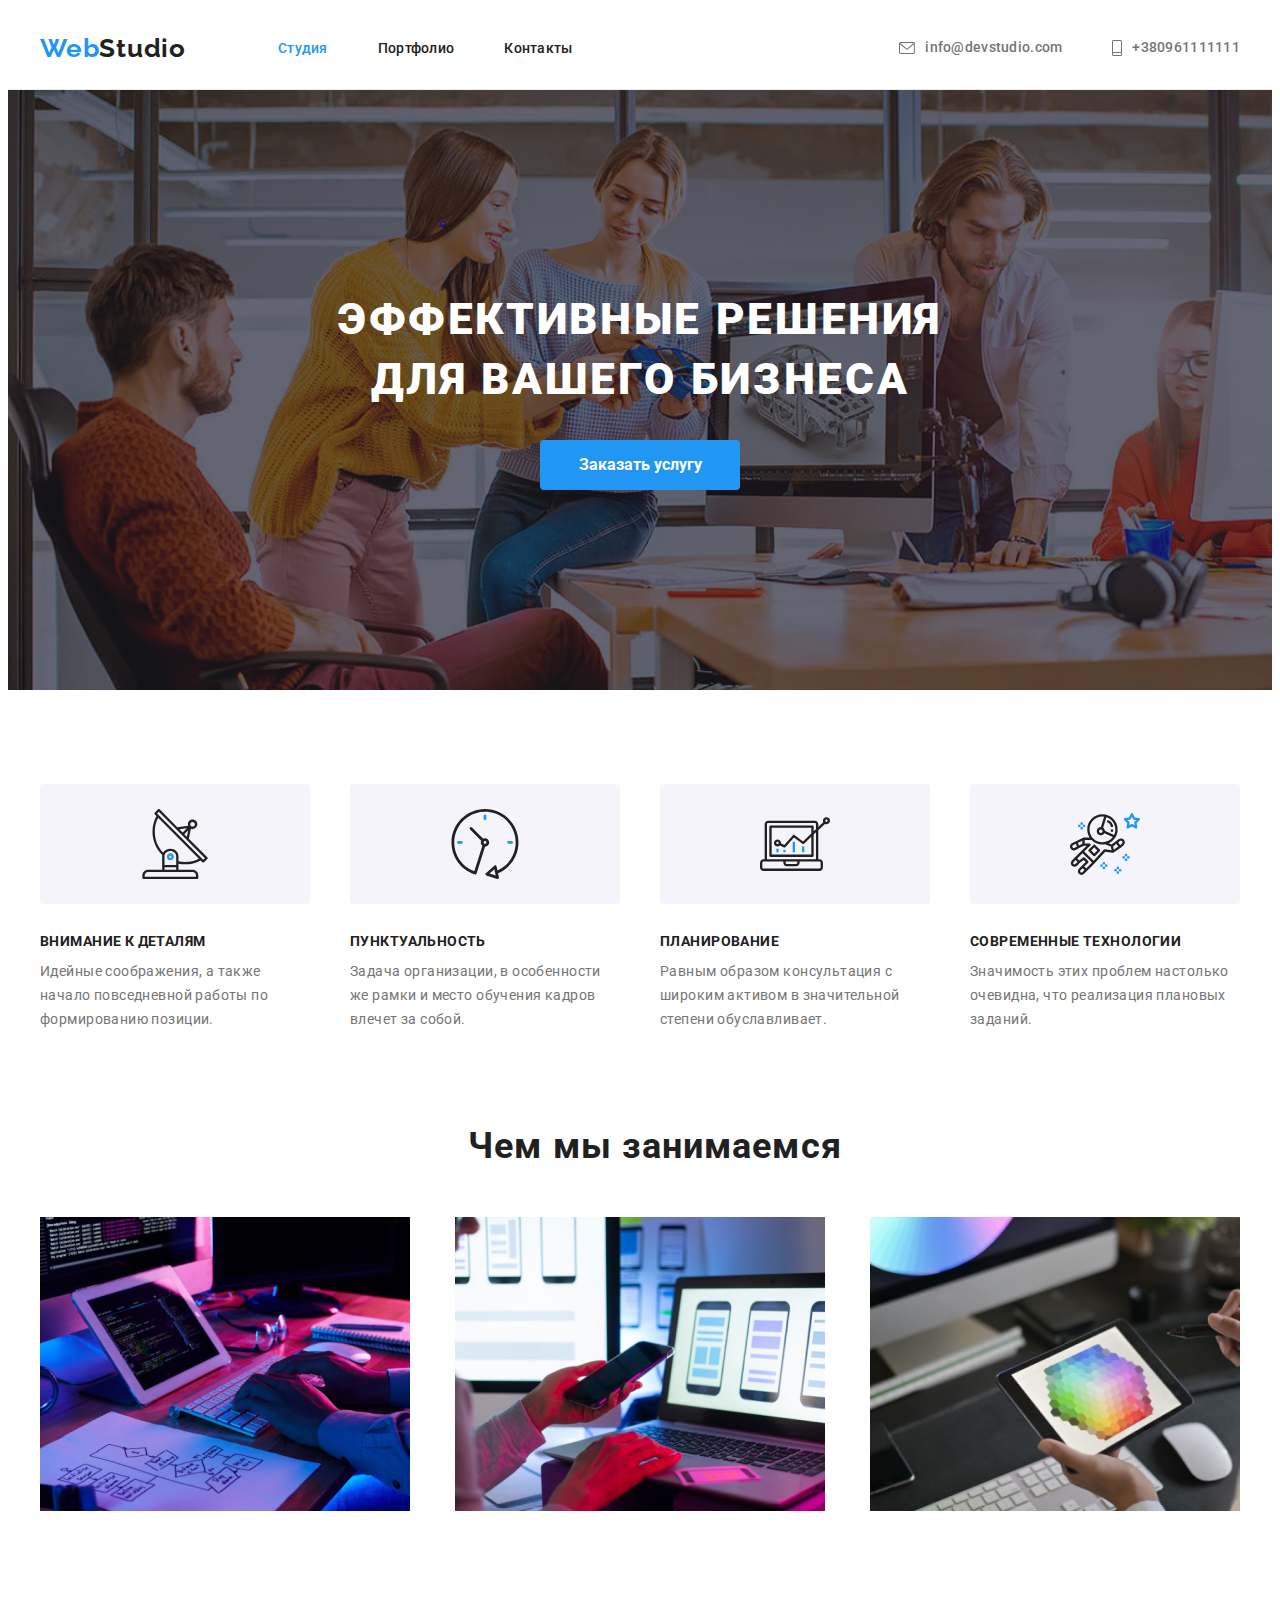
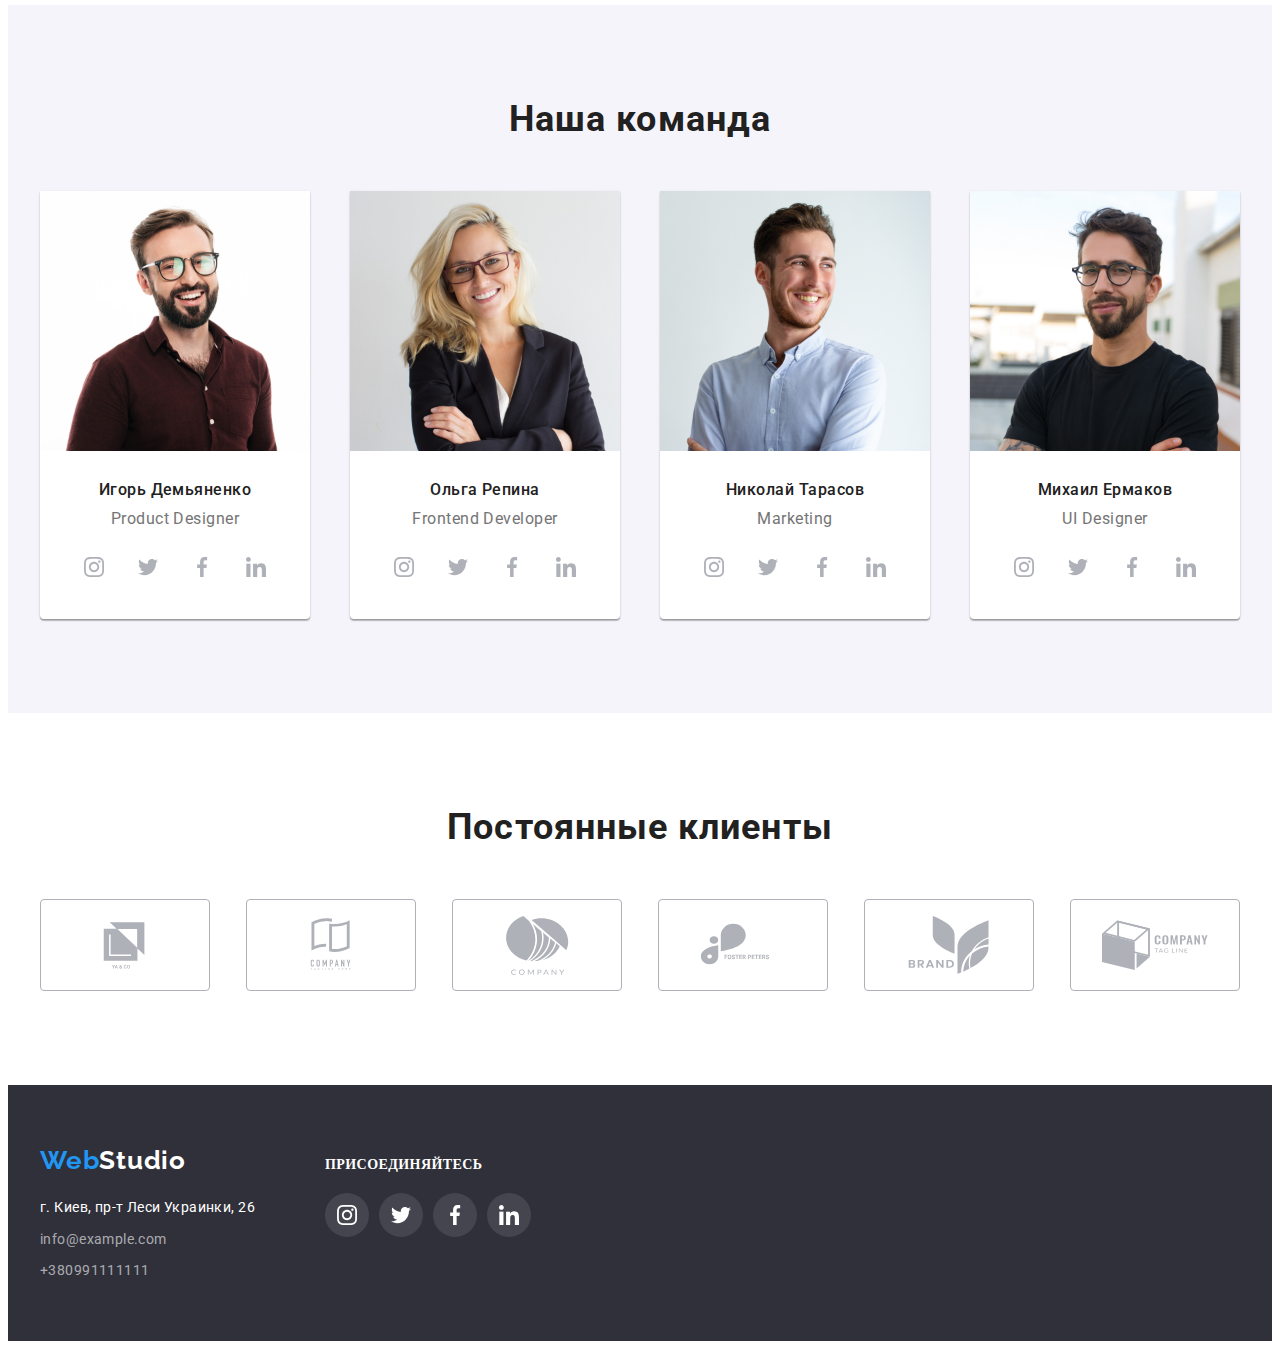
<file: index.html>
<!DOCTYPE html>
<html lang="ru">
<head>
    <meta charset="UTF-8">
    <meta http-equiv="X-UA-Compatible" content="IE=edge">
    <meta name="goit-markup-hw-01" content="width=device-width, initial-scale=1.0">
    <link rel="preconnect" href="https://fonts.googleapis.com">
    <link rel="preconnect" href="https://fonts.gstatic.com" crossorigin>
    <link href="https://fonts.googleapis.com/css2?family=Raleway:wght@700&family=Roboto:wght@400;500;700;900&display=swap"
        rel="stylesheet">
    <link rel="stylesheet" href="https://cdnjs.cloudflare.com/ajax/libs/modern-normalize/1.1.0/modern-normalize.min.css"
        integrity="sha512-wpPYUAdjBVSE4KJnH1VR1HeZfpl1ub8YT/NKx4PuQ5NmX2tKuGu6U/JRp5y+Y8XG2tV+wKQpNHVUX03MfMFn9Q=="
        crossorigin="anonymous" referrerpolicy="no-referrer" />
    <link rel="stylesheet" href="./css/styles.css">
    <style>
        a {
            text-decoration: none;
        }
    </style>
    <style>
        li{
             list-style-type:none;
        }
    </style>
    <title>Studio</title>
</head>
<body>
    <!-- Шапка сайта -->
    <header class="header">
        <div class="container header-container">
        <nav class="navigation">
            <a class="logo-header" href="./index.html" lang="en"><span class="logo-web">Web</span>Studio</a>
            
            <ul class="nav-list">
                <li class="nav-list-item nav">
                    <a href="./index.html" class="header-nav-link current">Студия</a>
                </li>
                <li class="nav-list-item">
                    <a href="./portfolio.html" class="header-nav-link">Портфолио</a>
                </li>
                <li class="nav-list-item">
                    <a href="" class="header-nav-link">Контакты</a>
                </li>
            </ul>
        </nav>
            <ul class="nav-list">
                <li class="nav-list-contact">
                    <a class="contacts-header contacts-mail" href="mailto:info@devstudio.com" >
                        <svg class="header-contacts-svg" width="16" height="12">
                            <use href="./images/sprite.svg#envelope"></use>
                        </svg>
                        info@devstudio.com</a>
                </li>
                <li class="nav-list-contact">
                    <a class="contacts-header contacts-tel" href="tel:+380961111111" >
                        <svg class="header-contacts-svg" width="10" height="16">
                            <use href="./images/sprite.svg#vector"></use>
                        </svg>
                        +380961111111</a>
                </li>
            </ul>
        </div>
        
    </header>
    <main>
        <!-- Герой -->
       
            <section class="hero">
                <div class="hero-container container">
                <h1 class="hero-titile">Эффективные решения<br>для вашего бизнеса</h1>
                <button class="button-hero" type="button">Заказать услугу</button>
                </div>
            </section>
        
        <!-- Преимущество -->
        <section class="advantage">
            <div class="container container-advantage">
            <ul class="advantage-list">
                <li class="advantage-list-item">
                    <div class="container-advantage-svg">
                        <svg class="adventage-svg" width="70" height="70">
                            <use href="./images/sprite.svg#antenna"></use>
                        </svg>
                    </div>
                        <h3 class="advantage-title">Внимание к деталям</h3>
                        <p class="advantage-paragraph">Идейные соображения, а также начало повседневной работы по формированию позиции.</p>
                </li>
                <li class="advantage-list-item">
                    <div class="container-advantage-svg">
                        <svg class="adventage-svg" width="70" height="70">
                            <use href="./images/sprite.svg#clock"></use>
                        </svg>
                    </div>
                        <h3 class="advantage-title">Пунктуальность</h3>
                        <p class="advantage-paragraph">Задача организации, в особенности же рамки и место обучения кадров влечет за собой.</p>
                </li>
                <li class="advantage-list-item">
                    <div class="container-advantage-svg">
                        <svg class="adventage-svg" width="70" height="70">
                            <use href="./images/sprite.svg#diagram" ></use>
                        </svg>
                    </div>
                        <h3 class="advantage-title">Планирование</h3>
                        <p class="advantage-paragraph">Равным образом консультация с широким активом в значительной степени обуславливает.</p>
                </li>
                <li class="advantage-list-item">
                    <div class="container-advantage-svg">
                        <svg class="adventage-svg" width="70" height="70">
                            <use href="./images/sprite.svg#astronaut" ></use>
                        </svg>
                    </div>
                        <h3 class="advantage-title">Современные технологии</h3>
                        <p class="advantage-paragraph">Значимость этих проблем настолько очевидна, что реализация плановых заданий.</p>
                </li>
            </ul>
             </div>
        </section>
        <section class="about section">
                <div class="container about-container">
                        <h2 class="about-title container">Чем мы занимаемся</h2>
            
                    <ul class="about-section-list">
                        <li class="about-section-item">
                            <img src="./images/work-pk.jpg" alt="Фото работы">
                        </li>
                        <li class="about-section-item">
                            <img src="./images/work-phone.jpg" alt="Фото работы">
                        </li>
                        <li class="about-section-item">
                            <img src="./images/work-style.jpg" alt="Фото работы"">
                        </li>
                    </ul>
                </div>
            </div>
        </section>
        <!-- Наша команда -->
        <section class="team section">
            <div class="container">
                <h2 class="team-title ">Наша команда</h2>
                <ul class="team-section-cards">
                <li class="team-cards">
                    <img src="./images/igor.jpg" alt="Фото команды" width="270">
                    <div class="team-text-container">
                        <h3 class="team-title-name">Игорь Демьяненко</h3>
                        <p class="team-paragraph-work">Product Designer</p>
                        <ul class="social-list">
                            <li class="social-list-item">
                                <a class="social-list-link" href="">
                                    <svg class="social-list-icon" width="20" height="20">
                                        <use href="./images/sprite.svg#instagram"></use>
                                    </svg>
                                </a>
                            </li>
                            <li class="social-list-item">
                                <a class="social-list-link" href="">
                                    <svg class="social-list-icon" width="20" height="20">
                                        <use href="./images/sprite.svg#twitter"></use>
                                    </svg>
                                </a>
                            </li>
                            <li class="social-list-item">
                                <a class="social-list-link" href="">
                                    <svg class="social-list-icon" width="20" height="20">
                                        <use href="./images/sprite.svg#facebook"></use>
                                    </svg>
                                </a>
                            </li>
                            <li class="social-list-item">
                                <a class="social-list-link" href="">
                                    <svg class="social-list-icon" width="20" height="20">
                                        <use href="./images/sprite.svg#linkedin"></use>
                                    </svg>
                                </a>
                            </li>
                        </ul>
                    </div>
                </li>
                <li class="team-cards">
                    <img src="./images/olga.jpg" alt="Фото команды" width="270">
                    <div class="team-text-container">
                        <h3 class="team-title-name">Ольга Репина</h3>
                        <p class="team-paragraph-work">Frontend Developer</p>
                        <ul class="social-list">
                            <li class="social-list-item">
                                <a class="social-list-link" href="">
                                    <svg class="social-list-icon" width="20" height="20">
                                        <use href="./images/sprite.svg#instagram"></use>
                                    </svg>
                                </a>
                            </li>
                            <li class="social-list-item">
                                <a class="social-list-link" href="">
                                    <svg class="social-list-icon" width="20" height="20">
                                        <use href="./images/sprite.svg#twitter"></use>
                                    </svg>
                                </a>
                            </li>
                            <li class="social-list-item">
                                <a class="social-list-link" href="">
                                    <svg class="social-list-icon" width="20" height="20">
                                        <use href="./images/sprite.svg#facebook"></use>
                                    </svg>
                                </a>
                            </li>
                            <li class="social-list-item">
                                <a class="social-list-link" href="">
                                    <svg class="social-list-icon" width="20" height="20">
                                        <use href="./images/sprite.svg#linkedin"></use>
                                    </svg>
                                </a>
                            </li>
                        </ul>
                    </div>
                </li>
                <li class="team-cards">
                    <img src="./images/nikolay.jpg" alt="Фото команды" width="270">
                    <div class="team-text-container">
                        <h3 class="team-title-name">Николай Тарасов</h3>
                        <p class="team-paragraph-work">Marketing</p>
                        <ul class="social-list">
                            <li class="social-list-item">
                                <a class="social-list-link" href="">
                                    <svg class="social-list-icon" width="20" height="20">
                                        <use href="./images/sprite.svg#instagram"></use>
                                    </svg>
                                </a>
                            </li>
                            <li class="social-list-item">
                                <a class="social-list-link" href="">
                                    <svg class="social-list-icon" width="20" height="20">
                                        <use href="./images/sprite.svg#twitter"></use>
                                    </svg>
                                </a>
                            </li>
                            <li class="social-list-item">
                                <a class="social-list-link" href="">
                                    <svg class="social-list-icon" width="20" height="20">
                                        <use href="./images/sprite.svg#facebook"></use>
                                    </svg>
                                </a>
                            </li>
                            <li class="social-list-item">
                                <a class="social-list-link" href="">
                                    <svg class="social-list-icon" width="20" height="20">
                                        <use href="./images/sprite.svg#linkedin"></use>
                                    </svg>
                                </a>
                            </li>
                        </ul>
                        
                    </div>
                </li>
                <li class="team-cards">
                    <img src="./images/mihail.jpg" alt="Фото команды" width="270">
                    <div class="team-text-container">
                        <h3 class="team-title-name">Михаил Ермаков</h3>
                        <p class="team-paragraph-work">UI Designer</p>
                        <ul class="social-list">
                            <li class="social-list-item">
                                <a class="social-list-link" href="">
                                    <svg class="social-list-icon" width="20" height="20">
                                        <use href="./images/sprite.svg#instagram"></use>
                                    </svg>
                                </a>
                            </li>
                            <li class="social-list-item">
                                <a class="social-list-link" href="">
                                    <svg class="social-list-icon" width="20" height="20">
                                        <use href="./images/sprite.svg#twitter"></use>
                                    </svg>
                                </a>
                            </li>
                            <li class="social-list-item">
                                <a class="social-list-link" href="">
                                    <svg class="social-list-icon" width="20" height="20">
                                        <use href="./images/sprite.svg#facebook"></use>
                                    </svg>
                                </a>
                            </li>
                            <li class="social-list-item">
                                <a class="social-list-link" href="">
                                    <svg class="social-list-icon" width="20" height="20">
                                        <use href="./images/sprite.svg#linkedin"></use>
                                    </svg>
                                </a>
                            </li>
                        </ul>
                    </div>
                </li>
            </ul>
            </div>
        </section>

        <!-- Постоянные клиенты -->

        <section class="customers section">
            <div class="container">
            <h2 class="team-title">Постоянные клиенты</h2>
            <ul class="customers-list">
                <li class="customers-list-item">
                    <a class="customers-list-link" href="">
                        <svg class="customers-list-icon" width="106" height="60">
                            <use href="./images/sprite.svg#logo"></use>
                        </svg>
                    </a>
                </li>
                <li class="customers-list-item">
                    <a class="customers-list-link" href="">
                        <svg class="customers-list-icon" width="106" height="60">
                            <use href="./images/sprite.svg#logo-1"></use>
                        </svg>
                    </a>
                </li>
                <li class="customers-list-item">
                    <a class="customers-list-link" href="">
                        <svg class="customers-list-icon" width="106" height="60">
                            <use href="./images/sprite.svg#object"></use>
                        </svg>
                    </a>
                </li>
                <li class="customers-list-item">
                    <a class="customers-list-link" href="">
                        <svg class="customers-list-icon" width="106" height="60">
                            <use href="./images/sprite.svg#logo-2"></use>
                        </svg>
                    </a>
                </li>
                <li class="customers-list-item">
                    <a class="customers-list-link" href="">
                        <svg class="customers-list-icon" width="106" height="60">
                            <use href="./images/sprite.svg#group"></use>
                        </svg>
                    </a>
                </li>
                <li class="customers-list-item">
                    <a class="customers-list-link" href="">
                        <svg class="customers-list-icon" width="106" height="60">
                            <use href="./images/sprite.svg#object-1"></use>
                        </svg>
                    </a>
                </li>
            </ul>
            </div>
        </section>
    </main>
    <!-- Футор -->
    <footer class="footer">
        <div class="footer-contaier container">
            <div class="footer-container-contacts">
                <a class="logo-footer" href="./index.html" lang="en"><span class="logo-web-footer">Web</span>Studio</a>
                
                <address class="address">г. Киев, пр-т Леси Украинки, 26</address>
                <ul>
            <li class="contacts-link">
                <a href="mailto:info@example.com" class="contacts-footer">info@example.com</a>
                </li>
            <li class="contacts-link">
                <a href="tel:+380991111111" class="contacts-footer">+380991111111</a>
                </li>
                </ul>
            </div>
                <div class="footer-container-icon">
                    <h3 class="title-footer">ПРИСОЕДИНЯЙТЕСЬ</h3>
                    <ul class="footer-list">
                        <li class="footer-list-item">
                            <a href="" class="footer-list-link">
                                <svg class="footer-list-icvon" width="20" height="20">
                                    <use href="./images/sprite.svg#instagram"></use>
                                </svg>
                            </a>
                        </li>
                        <li class="footer-list-item">
                            <a href="" class="footer-list-link">
                                <svg class="footer-list-icvon" width="20" height="20">
                                    <use href="./images/sprite.svg#twitter"></use>
                                </svg>
                            </a>
                        </li>
                        <li class="footer-list-item">
                            <a href="" class="footer-list-link">
                                <svg class="footer-list-icvon" width="20" height="20">
                                    <use href="./images/sprite.svg#facebook"></use>
                                </svg>
                            </a>
                        </li>
                        <li class="footer-list-item">
                            <a href="" class="footer-list-link">
                                <svg class="footer-list-icvon"  width="20" height="20">
                                    <use href="./images/sprite.svg#linkedin"></use>
                                </svg>
                            </a>
                        </li>
                    </ul>
                </div>
        </div>
    </footer>
    
</body>
</html>
</file>
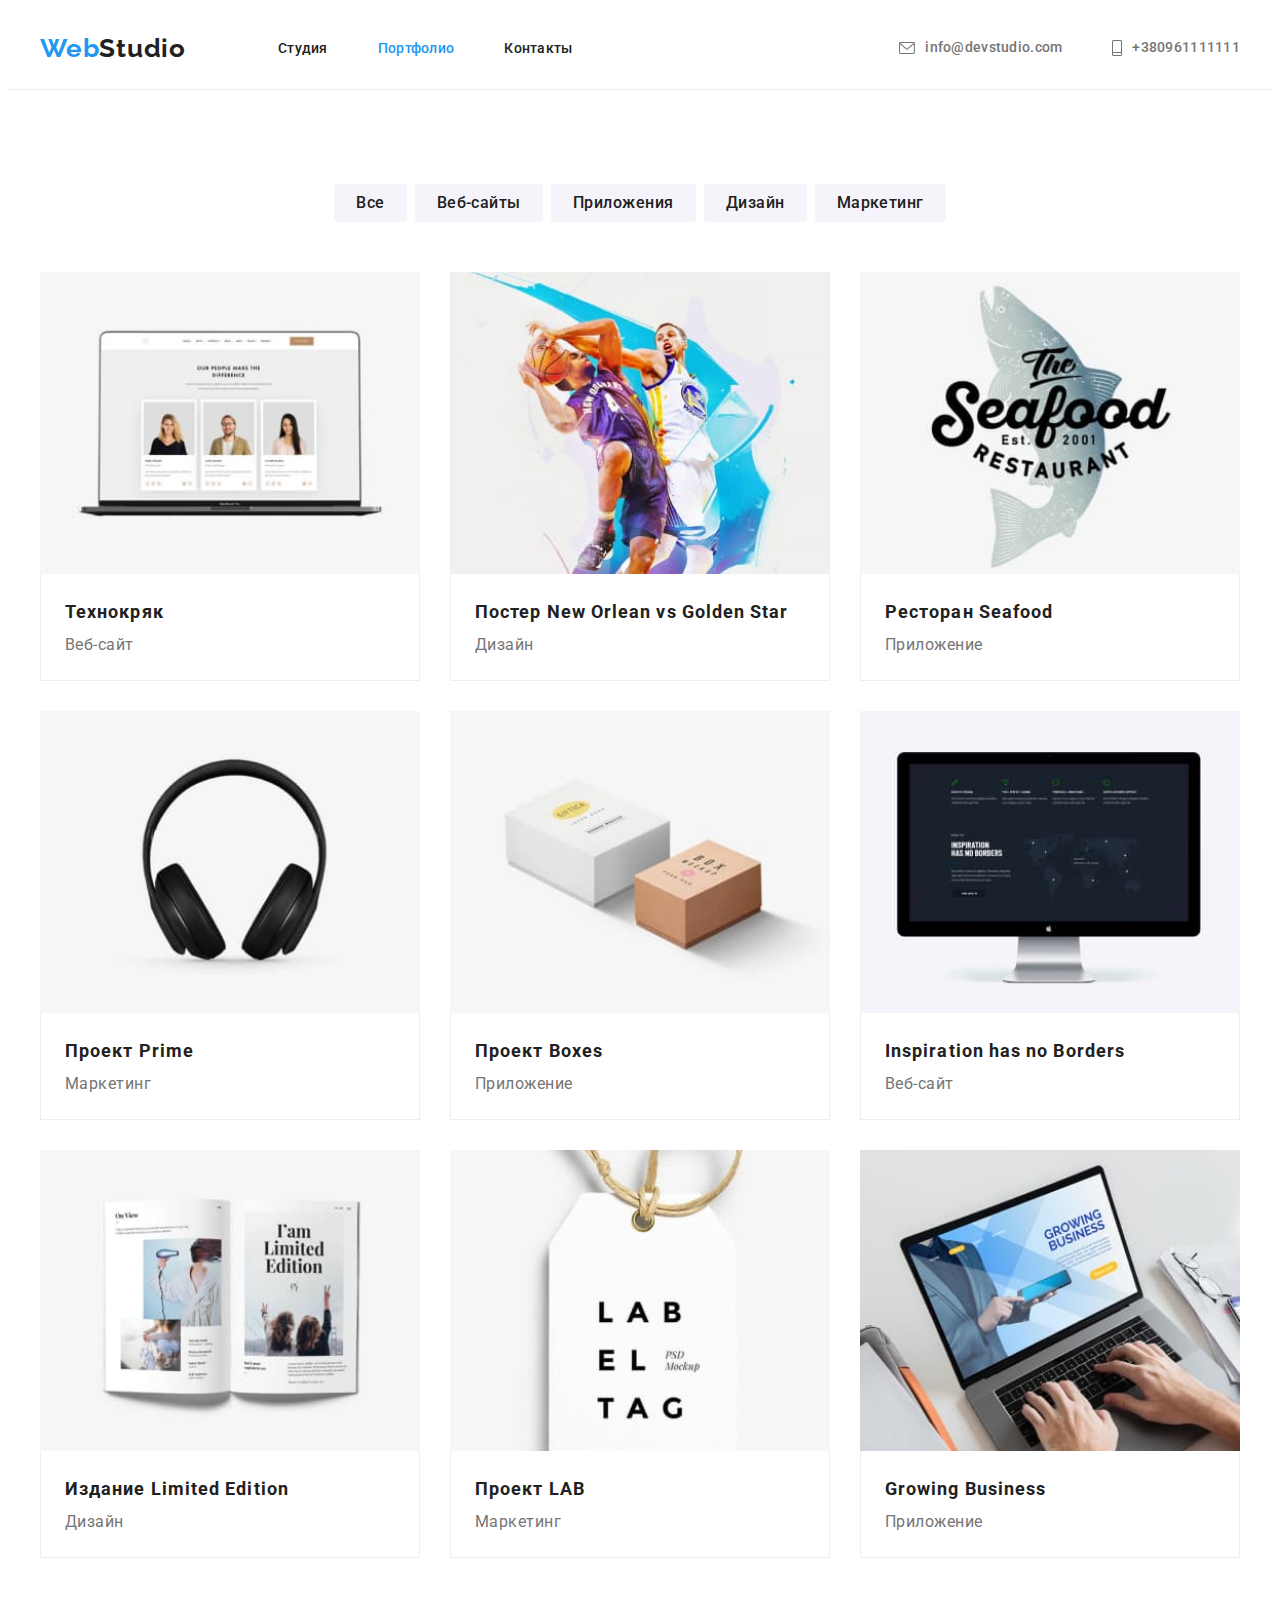
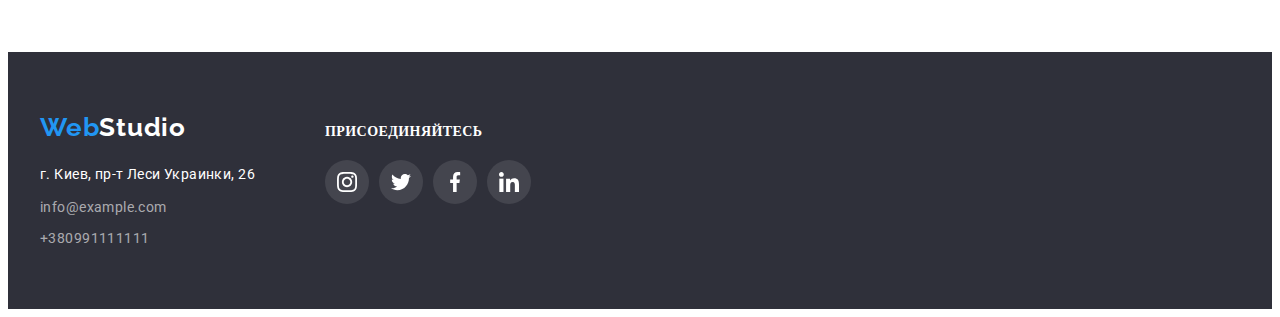
<file: portfolio.html>
<!DOCTYPE html>
<html lang="ru">
<head>
    <meta charset="UTF-8">
    <meta http-equiv="X-UA-Compatible" content="IE=edge">
    <meta name="viewport" content="width=device-width, initial-scale=1.0">
    <link rel="preconnect" href="https://fonts.googleapis.com">
    <link rel="preconnect" href="https://fonts.gstatic.com" crossorigin>
    <link href="https://fonts.googleapis.com/css2?family=Raleway:wght@700&family=Roboto:wght@400;500;700;900&display=swap"
        rel="stylesheet">
    <link rel="stylesheet" href="https://cdnjs.cloudflare.com/ajax/libs/modern-normalize/1.1.0/modern-normalize.min.css"
            integrity="sha512-wpPYUAdjBVSE4KJnH1VR1HeZfpl1ub8YT/NKx4PuQ5NmX2tKuGu6U/JRp5y+Y8XG2tV+wKQpNHVUX03MfMFn9Q=="
            crossorigin="anonymous" referrerpolicy="no-referrer" />
    <link rel="stylesheet" href="./css/styles.css">
    <style>
        a {
            text-decoration: none;
        }
    </style>
   
    <style>
        li {
            list-style-type: none;
        }
    </style>
    <title>Portfolio</title>
</head>
<body>
    <!-- Шапка -->
    <header class="header">
        <div class="container header-container">
        <nav class="navigation">
            <a class="logo-header" href="./portfolio.html" lang="en"><span class="logo-web">Web</span>Studio</a>
            <ul class="nav-list">
                <li class="nav-list-item nav">
                    <a href="./index.html" class="header-nav-link">Студия</a>
                </li>
                <li class="nav-list-item nav">
                    <a href="./portfolio.html" class="header-nav-link current">Портфолио</a>
                </li>
                <li class="nav-list-item">
                    <a href="" class="header-nav-link">Контакты</a>
                </li>
            </ul>
        </nav>
            <ul class="nav-list">
                <li class="nav-list-contact">
                    <a class="contacts-header contacts-mail" href="mailto:info@devstudio.com">
                        <svg class="header-contacts-svg" width="16" height="12">
                            <use href="./images/sprite.svg#envelope"></use>
                        </svg>
                        info@devstudio.com</a>
                </li>
                <li class="nav-list-contact">
                    <a class="contacts-header contacts-tel" href="tel:+380961111111">
                        <svg class="header-contacts-svg" width="10" height="16">
                            <use href="./images/sprite.svg#vector"></use>
                        </svg>
                        +380961111111</a>
                </li>
            </ul>
        </div>
    </header>
    <main>
        <!-- Кнопки сортировки -->
        <section class="">
        <div class="container section">
        <ul class="button-nav-list">
            <li class="button-nav-item">
                <button class="nav-button" type="button">Все</button>
            </li>
            <li class="button-nav-item">
                <button class="nav-button" type="button">Веб-сайты</button>
            </li>
            <li class="button-nav-item">
                <button class="nav-button" type="button">Приложения</button>
            </li>
            <li class="button-nav-item">
                <button class="nav-button" type="button">Дизайн</button>
            </li>
            <li class="button-nav-item">
                <button class="nav-button" type="button">Маркетинг</button>
            </li>
        </ul>
       
        <h1 class="title-portfolio-section">Портфолио</h1>
        
            <ul class="portfolio-cards">
                <li class="portfolio-elements">
                    <a class="portfolio-elements-link" href="">
                        <img src="./images/vebsite.jpg"
                        alt="Веб-сайт" width="100%">
                            <div class="portfolio-container-text">
                                <h2 class="title-elements">Технокряк</h2>
                                <p class="text-elements">Веб-сайт</p>
                            </div>
                    </a>
                </li>
                <li class="portfolio-elements">
                    <a class="portfolio-elements-link" href="">
                        <img src="./images/design-play-basketball.jpg" 
                        alt="Дизайн" width="100%">
                            <div class="portfolio-container-text">
                                <h2 class="title-elements">Постер New Orlean vs Golden Star</h2>
                                <p class="text-elements">Дизайн</p>
                            </div>
                    </a>
                </li>
                <li class="portfolio-elements">
                    <a class="portfolio-elements-link" href="">
                    <img src="./images/app-restaurant.jpg" 
                    alt="Приложение"  width="100%">
                        <div class="portfolio-container-text">
                            <h2 class="title-elements">Ресторан Seafood</h2>
                            <p class="text-elements">Приложение</p>
                        </div>
                    </a>
                </li>
                <li class="portfolio-elements">
                    <a class="portfolio-elements-link" href="">
                    <img src="./images/marketing-headphones.jpg" 
                    alt="веб-сайт"  width="100%">
                        <div class="portfolio-container-text">
                            <h2 class="title-elements">Проект Prime</h2>
                            <p class="text-elements">Маркетинг</p>
                        </div>
                    </a>
                </li>
                <li class="portfolio-elements">
                    <a class="portfolio-elements-link" href="">
                    <img src="./images/app-project.jpg" 
                    alt="веб-сайт"  width="100%">
                        <div class="portfolio-container-text">
                            <h2 class="title-elements">Проект Boxes</h2>
                            <p class="text-elements">Приложение</p>
                        </div>
                    </a>
                </li>
                <li class="portfolio-elements">
                    <a class="portfolio-elements-link" href="">
                    <img src="./images/vebsite-inspiration.jpg"
                    alt="веб-сайт"  width="100%">
                        <div class="portfolio-container-text">
                            <h2 class="title-elements">Inspiration has no Borders</h2>
                            <p class="text-elements">Веб-сайт</p>
                        </div>
                    </a>
                </li>
                <li class="portfolio-elements">
                    <a class="portfolio-elements-link" href="">
                    <img src="./images/design-edition.jpg" 
                    alt="веб-сайт"  width="100%">
                        <div class="portfolio-container-text">
                            <h2 class="title-elements">Издание Limited Edition</h2>
                            <p class="text-elements">Дизайн</p>
                        </div>
                    </a>
                </li>
                <li class="portfolio-elements">
                    <a class="portfolio-elements-link" href="">
                    <img src="./images/marketing-project.jpg" 
                    alt="веб-сайт"  width="100%">
                        <div class="portfolio-container-text">
                            <h2 class="title-elements">Проект LAB</h2>
                            <p class="text-elements">Маркетинг</p>
                        </div>
                    </a>
                </li>
                <li class="portfolio-elements">
                    <a class="portfolio-elements-link" href="">
                    <img src="./images/app-growing.jpg" 
                    alt="веб-сайт"  width="100%">
                        <div class="portfolio-container-text">
                            <h2 class="title-elements">Growing Business</h2>
                            <p class="text-elements">Приложение</p>
                        </div>
                    </a>
                </li>
        </ul>
        </div>
        </section>
    </main>
    <!-- Футор -->
    <footer class="footer">
        <div class="footer-contaier container">
            <div class="footer-container-contacts">
                <a class="logo-footer" href="./index.html" lang="en"><span class="logo-web-footer">Web</span>Studio</a>
        
                <address class="address">г. Киев, пр-т Леси Украинки, 26</address>
                <ul>
                    <li class="contacts-link">
                        <a href="mailto:info@example.com" class="contacts-footer">info@example.com</a>
                    </li>
                    <li class="contacts-link">
                        <a href="tel:+380991111111" class="contacts-footer">+380991111111</a>
                    </li>
                </ul>
            </div>
            <div class="footer-container-icon">
                <h3 class="title-footer">ПРИСОЕДИНЯЙТЕСЬ</h3>
                <ul class="footer-list">
                    <li class="footer-list-item">
                        <a href="" class="footer-list-link">
                            <svg class="footer-list-icvon" width="20" height="20">
                                <use href="./images/sprite.svg#instagram"></use>
                            </svg>
                        </a>
                    </li>
                    <li class="footer-list-item">
                        <a href="" class="footer-list-link">
                            <svg class="footer-list-icvon" width="20" height="20">
                                <use href="./images/sprite.svg#twitter"></use>
                            </svg>
                        </a>
                    </li>
                    <li class="footer-list-item">
                        <a href="" class="footer-list-link">
                            <svg class="footer-list-icvon" width="20" height="20">
                                <use href="./images/sprite.svg#facebook"></use>
                            </svg>
                        </a>
                    </li>
                    <li class="footer-list-item">
                        <a href="" class="footer-list-link">
                            <svg class="footer-list-icvon" width="20" height="20">
                                <use href="./images/sprite.svg#linkedin"></use>
                            </svg>
                        </a>
                    </li>
                </ul>
            </div>
        </div>
    </footer>
</body>
</html>
</file>
<file: css/styles.css>
:root {
  --primary-font-family: 'Roboto', sans-serif;
  --secondary-font-family: 'Raleway', sans-serif;
  --white-color: #ffffff;
  --button-background-color: #f5f4fa;
  --portfolio-elements: #eeeeee;
  --complementary-color-text: #757575;
  --basic-color-text: #212121;
  --footer-backgraund-color: #2f303a;
  --box-shadow: rgba(0, 0, 0, 0.15);
  --hover-color: #2196f3;
  --button-hero-hover-color: #188ce8;
  --portfolio-elements-gap: 30px;
  --icon-color: #afb1b8;
}
/* font-family: 'Raleway', sans-serif;
font-family: 'Roboto', sans-serif; */
/* ==================================MAIN BASic============================== */
.body {
  font-family: var(--primary-font-family);
  background-color: var(--body-background-color);
  color: var(--white-color);
}
h1,
h2,
h3,
h4,
p {
  margin-top: 0;
  margin-bottom: 0;
}
ul,
ol {
  margin-top: 0;
  margin-bottom: 0;
  padding-left: 0;
}
img {
  display: block;
}
.container {
  width: 1200px;
  padding-left: 15px;
  padding-right: 15px;
  margin-left: auto;
  margin-right: auto;
}
.section {
  padding-bottom: 94px;
  padding-top: 94px;
}
/* ==================================HEADER===================================== */
.header {
  padding-top: 25px;
  padding-bottom: 25px;
  border-bottom: 1px solid #ececec;
  background: var(--white-color);
}
.header-container {
  display: flex;
  align-items: center;
  justify-content: space-between;
}
.navigation {
  display: flex;
  align-items: center;
}
.nav-list {
  display: flex;
  align-items: center;
}
.nav-list-item:not(:last-child) {
  margin-right: 50px;
}
.nav-list-contact:not(:last-child) {
  margin-right: 50px;
}
.nav > .current {
  color: var(--hover-color);
}
.logo-header {
  margin-right: 92px;
  font-family: var(--secondary-font-family);
  font-weight: bold;
  font-size: 26px;
  line-height: 1.19;
  /* identical to box height */

  letter-spacing: 0.03em;

  color: var(--basic-color-text);
}
.logo-web {
  color: var(--hover-color);
}
.header-nav-link {
  font-family: var(--primary-font-family);
  font-weight: 500;
  font-size: 14px;
  line-height: 1.14;
  letter-spacing: 0.02em;

  color: var(--basic-color-text);
}
.header-nav-link:hover,
.header-nav-link:focus {
  color: var(--hover-color);
}
.contacts-header {
  display: flex;
  align-items: center;
  font-family: var(--primary-font-family);
  font-weight: 500;
  font-size: 14px;
  line-height: 1.14;
  letter-spacing: 0.02em;

  color: var(--complementary-color-text);
  fill: var(--complementary-color-text);
}
.contacts-header:hover,
.contacts-header:focus {
  color: var(--hover-color);
  fill: var(--hover-color);
}
.header-contacts-svg {
  margin-right: 10px;
}
/* ===================================ГЕРОЙ================================== */
/* index.html */
.hero {
  background-image: linear-gradient(rgba(47, 48, 58, 0.4), rgba(47, 48, 58, 0.4)),
    url(../images/hero.img/hero.img.jpg);
  background-size: cover;
  padding-top: 200px;
  padding-bottom: 200px;
  background-color: #c4c4c4;
  text-align: center;
}

.button-hero {
  padding: 10px 32px;
  border-radius: 4px;
  font-family: var(--primary-font-family);
  border: 0;
  min-width: 200px;

  font-weight: bold;
  font-size: 16px;
  line-height: 1.87;

  color: var(--white-color);
  background: var(--hover-color);
}
.button-hero:hover,
.button-hero:focus {
  border: 0;
  min-width: 200px;
  height: 50px;
  left: 700px;
  top: 430px;
  background: var(--button-hero-hover-color);
  box-shadow: 0px 4px 4px var(--box-shadow);
}
.button-hero {
  cursor: pointer;
}
.hero-titile {
  margin-bottom: 30px;
  font-family: var(--primary-font-family);
  font-weight: 900;
  font-size: 44px;
  line-height: 1.36;
  min-width: 696px;
  min-height: 120px;

  text-align: center;
  letter-spacing: 0.06em;
  text-transform: uppercase;

  color: var(--white-color);
}
/* ==================О НАС===================== */
.advantage {
  padding-top: 94px;
}
.advantage-list {
  justify-content: space-between;
  display: flex;
}
.advantage-list-item:not(:last-child) {
  margin-right: 30px;
}
.advantage-list-item {
  width: 270px;
}

.container-advantage-svg {
  display: flex;
  align-items: center;
  justify-content: center;
  margin-bottom: 30px;
  height: 120px;

  border-radius: 4px;

  background: var(--button-background-color);
}
.advantage-svg {
}
.advantage-title {
  margin-bottom: 10px;
  font-family: var(--primary-font-family);
  font-weight: bold;
  font-size: 14px;
  line-height: 1.14;
  letter-spacing: 0.03em;
  text-transform: uppercase;

  color: var(--basic-color-text);
}
.advantage-paragraph {
  font-family: var(--primary-font-family);
  font-weight: normal;
  font-size: 14px;
  line-height: 1.71;
  /* or 171% */

  letter-spacing: 0.03em;

  color: var(--complementary-color-text);
}
/* ==================ЧЕМ ЗАНИМАЕМСЯ====================== */
.about-section-list {
  display: flex;
  justify-content: space-between;
}
.about-title {
  margin-bottom: 50px;

  font-family: var(--primary-font-family);
  font-weight: bold;
  font-size: 36px;
  line-height: 1.16;
  text-align: center;
  letter-spacing: 0.03em;

  color: var(--basic-color-text);
}
.about-section-item:not(:last-child) {
  margin-right: 30px;
}

/* ================НАША КОМАНДА================= */

.team {
  background: var(--button-background-color);
}
.team-text-container {
  padding-top: 30px;
  padding-bottom: 30px;
}

.team-section-cards {
  display: flex;
  justify-content: space-between;
}
.team-cards {
  background: var(--white-color);
  box-shadow: 0px 1px 3px rgba(0, 0, 0, 0.12), 0px 1px 1px rgba(0, 0, 0, 0.14),
    0px 2px 1px rgba(0, 0, 0, 0.2);
  border-radius: 0px 0px 4px 4px;
}
.team-cards:not(:last-child) {
  margin-right: 30px;
}

.team-title {
  margin-bottom: 50px;
  font-family: var(--primary-font-family);
  font-weight: bold;
  font-size: 36px;
  line-height: 1.16;
  text-align: center;
  letter-spacing: 0.03em;

  color: var(--basic-color-text);
}
.team-title-name {
  margin-bottom: 10px;
  font-family: var(--primary-font-family);
  font-weight: 500;
  font-size: 16px;
  line-height: 1.18;

  text-align: center;
  letter-spacing: 0.03em;

  color: var(--basic-color-text);
}
.team-paragraph-work {
  margin-bottom: 16px;

  font-family: var(--primary-font-family);
  font-weight: normal;
  font-size: 16px;
  line-height: 1.18;

  text-align: center;
  letter-spacing: 0.03em;

  color: var(--complementary-color-text);
}

/* Соцсети */

.social-list-link {
  display: flex;
  align-items: center;
  justify-content: center;
  width: 44px;
  height: 44px;
  border-radius: 50%;

  fill: var(--icon-color);
  background-color: var(--white-color);
}
.social-list-link:hover,
.social-list-link:focus {
  fill: var(--white-color);
  background-color: var(--hover-color);
}

.social-list {
  display: flex;
  justify-content: center;
}
.social-list-item:not(:last-child) {
  margin-right: 10px;
}

/* Постоянные клиенты */

.customers-list {
  justify-content: space-between;
  display: flex;
}

.customers-list-link {
  display: flex;
  align-items: center;
  justify-content: center;

  width: 170px;
  height: 92px;

  border: 1px solid var(--icon-color);
  box-sizing: border-box;
  border-radius: 4px;
  fill: var(--icon-color);
}

.customers-list-item:not(:last-child) {
  margin-right: 30px;
}
.customers-list-link:hover,
.customers-list-link:focus {
  fill: var(--hover-color);
  border-color: var(--hover-color);
}

/*================================== PORTFOLIO.HTML ================================ */

.button-nav-list {
  display: flex;
  justify-content: center;
  margin-bottom: 50px;
}
.button-nav-item:not(:last-child) {
  margin-right: 8px;
}
.nav-button {
  padding: 6px 22px;
  font-family: var(--primary-font-family);
  outline: none;
  border: 0;
  font-weight: 500;
  font-size: 16px;
  line-height: 1.62;

  text-align: center;
  letter-spacing: 0.03em;

  border-radius: 4px;
  color: var(--basic-color-text);
  background: var(--button-background-color);
}

.nav-button:hover,
.nav-button:focus {
  background-color: var(--hover-color);
  color: var(--white-color);
  box-shadow: 0px 3px 1px rgba(0, 0, 0, 0.1), 0px 1px 2px rgba(0, 0, 0, 0.08),
    0px 2px 2px rgba(0, 0, 0, 0.12);
}
.nav-button {
  cursor: pointer;
}
.title-portfolio-section {
  position: absolute;
  width: 1px;
  height: 1px;
  margin: -1px;
  border: 0;
  padding: 0;

  white-space: nowrap;
  clip-path: inset(100%);
  clip: rect(0 0 0 0);
  overflow: hidden;
}
.portfolio-nav-container {
  margin-bottom: 94px;
}
.portfolio-cards {
  display: flex;
  flex-wrap: wrap;
  margin-left: calc(-1 * var(--portfolio-elements-gap));
  margin-top: calc(-1 * var(--portfolio-elements-gap));
}
.portfolio-elements-link {
  display: block;
}
.portfolio-elements-link:hover,
.portfolio-elements-link:focus {
  box-shadow: 0px 1px 1px rgba(0, 0, 0, 0.12), 0px 4px 4px rgba(0, 0, 0, 0.06),
    1px 4px 6px rgba(0, 0, 0, 0.16);
}
.portfolio-elements {
  flex-basis: calc(100% / 3 - var(--portfolio-elements-gap));
  margin-left: var(--portfolio-elements-gap);
  margin-top: var(--portfolio-elements-gap);

  background: var(--white-color);
}
.title-elements {
  font-family: var(--primary-font-family);
  font-weight: bold;
  font-size: 18px;
  line-height: 2;

  letter-spacing: 0.06em;

  color: var(--basic-color-text);
}
.text-elements {
  font-family: var(--primary-font-family);
  font-weight: normal;
  font-size: 16px;
  line-height: 1.87;

  letter-spacing: 0.03em;

  color: var(--complementary-color-text);
}
.portfolio-container-text {
  box-sizing: border-box;
  padding: 20px 24px;
  border-right: 1px solid var(--portfolio-elements);
  border-bottom: 1px solid var(--portfolio-elements);
  border-left: 1px solid var(--portfolio-elements);
}
/* ==================================FOOTER================================ */
.footer-contaier {
  display: flex;
  align-items: baseline;
}
.footer-container-contacts {
  margin-right: 70px;
}

.logo-footer {
  display: block;
  margin-bottom: 20px;
  font-family: var(--secondary-font-family);
  font-weight: bold;
  font-size: 26px;
  line-height: 1.19;
  /* identical to box height */

  letter-spacing: 0.03em;

  color: var(--white-color);
}
.logo-web-footer {
  color: var(--hover-color);
}
.contacts-footer {
  font-family: var(--primary-font-family);
  font-weight: normal;
  font-size: 14px;
  line-height: 1.5;
  /* or 171% */

  letter-spacing: 0.03em;

  color: rgba(255, 255, 255, 0.6);
}

.footer {
  padding-top: 60px;
  padding-bottom: 60px;

  background-color: var(--footer-backgraund-color);
}

.address {
  margin-bottom: 10px;
  font-family: var(--primary-font-family);
  font-style: normal;
  font-weight: normal;
  font-size: 14px;
  line-height: 1.71;
  /* or 171% */

  letter-spacing: 0.03em;

  color: var(--white-color);
}
.contacts-link:not(:last-child) {
  margin-bottom: 10px;
}
.title-footer {
  margin-bottom: 20px;
  font-size: 14px;
  line-height: 1.14;
  letter-spacing: 0.03em;

  font-weight: bold;
  color: var(--white-color);
}
.footer-list {
  display: flex;
  justify-content: space-between;
}
.footer-list-link {
  display: flex;
  align-items: center;
  justify-content: center;
  width: 44px;
  height: 44px;
  border-radius: 50%;
  fill: var(--white-color);
  background: rgba(255, 255, 255, 0.1);
}
.footer-list-link:hover,
.footer-list-link:focus {
  fill: var(--white-color);
  background-color: var(--hover-color);
}
.footer-list-item:not(:last-child) {
  margin-right: 10px;
}
</file>
